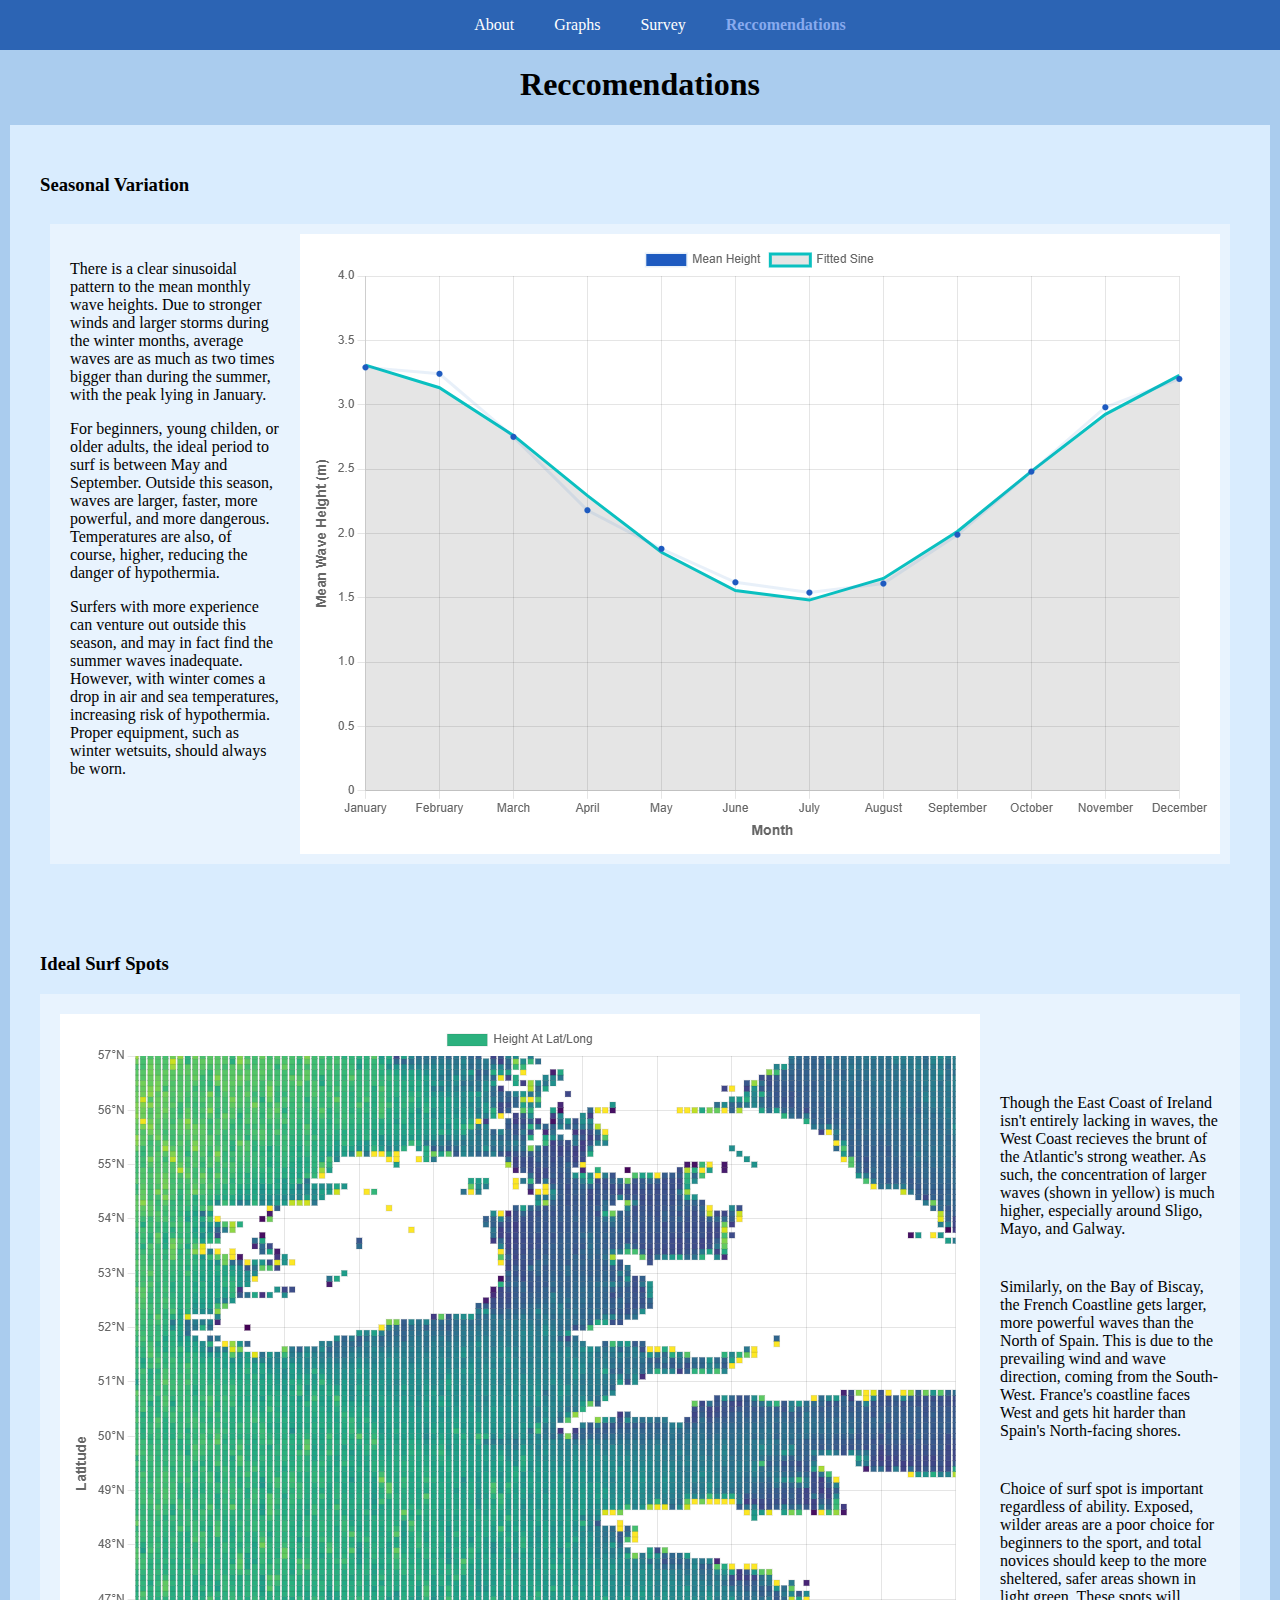
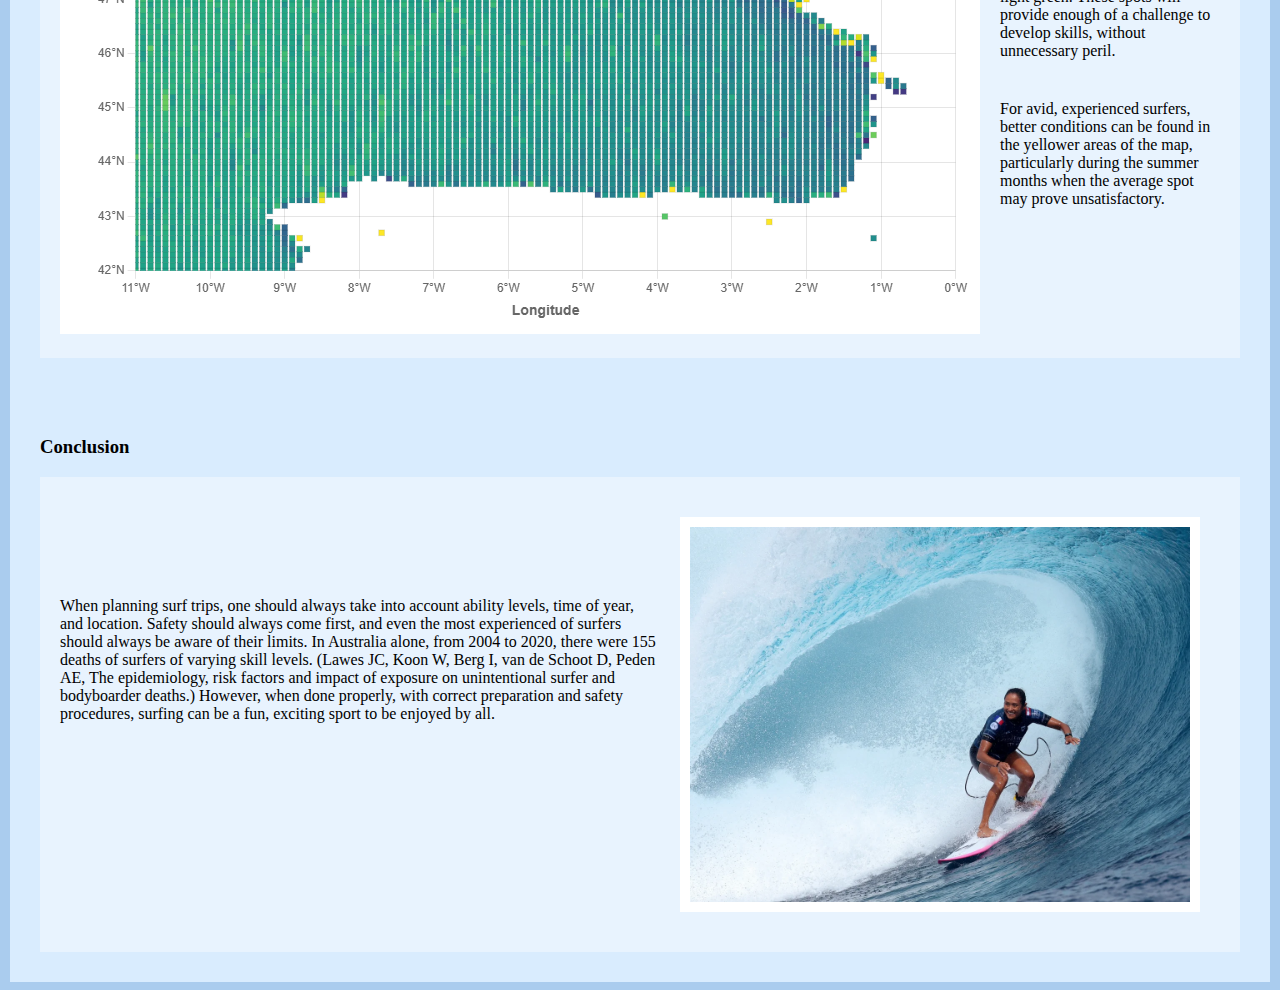
<file: reccomendations.html>
<html>
	<nav>
	  <ul>
		<li><a href="index.html">About</a></li>
		<li><a href="graphs.html">Graphs</a></li>
		<li><a href="survey.html">Survey</a></li>
		<li><strong>Reccomendations</strong></li>
	  </ul>
	</nav>

	<body>
		<h1>.</h1>
		<h1>Reccomendations</h1>
		
		<div class="text_img_container">
			<h3>Seasonal Variation</h3>
			<div style="display:inline-block">
				<img class="recco_img" src="height_month.png" alt="graph of mean height vs month">
				<div style="background-color:#FFF6; padding: 20px 20px 70px 20px; margin: 10px;">
				<p>There is a clear sinusoidal pattern to the mean monthly wave heights. 
				Due to stronger winds and larger storms during the winter months, average 
				waves are as much as two times bigger than during the summer, with the peak
				lying in January.</p>
				<p>For beginners, young childen, or older adults, the ideal period to surf
				is between May and September. Outside this season, waves are larger, faster,
				more powerful, and more dangerous. Temperatures are also, of course, higher,
				 reducing the danger of hypothermia.</p>
				<p>Surfers with more experience can venture out outside this season, and may
				in fact find the summer waves inadequate. However, with winter comes a drop
				in air and sea temperatures, increasing risk of hypothermia. Proper equipment,
				such as winter wetsuits, should always be worn.
				</div>
			</div>
		</div>

		<div class="text_img_container">
			<h3>Ideal Surf Spots</h3>
			<div style="display:inline-block">
				<img class="recco_img" src="map.png" alt="graph of mean height vs location" style="float:left">
				<p style="background-color:#FFF6; padding: 20px; margin: 0px; padding-top: 100px">Though the East Coast of Ireland isn't entirely lacking in waves, the West 
				Coast recieves the brunt of the Atlantic's strong weather. As such, the concentration
				of larger waves (shown in yellow) is much higher, especially around Sligo, Mayo, and Galway.</p>
				<p style="background-color:#FFF6; padding: 20px; margin: 0px">Similarly, on the Bay of Biscay, the French Coastline gets larger, more powerful waves
				than the North of Spain. This is due to the prevailing wind and wave direction, coming
				from the South-West. France's coastline faces West and gets hit harder than Spain's
				North-facing shores.</p>
				<p style="background-color:#FFF6; padding: 20px; margin: 0px">Choice of surf spot is important regardless of ability. Exposed, wilder areas are
				a poor choice for beginners to the sport, and total novices should keep to the
				more sheltered, safer areas shown in light green. These spots will provide enough of a
				challenge to develop skills, without unnecessary peril.</p>
				<p style="background-color:#FFF6; padding: 20px; margin: 0px; padding-bottom: 150px;">For avid, experienced surfers, better conditions can be found in the yellower
				areas of the map, particularly during the summer months when the average spot may
				prove unsatisfactory.</p>
				</div>
			</div>
		</div>
		<div class="text_img_container">
			<h3>Conclusion</h3>
			<div style="display:inline-block; background-color:#FFF6; padding: 20px; margin: 0px">
				<img class="recco_img" src="surfing.webp" alt="graph of mean height vs location" width="500">
				<p style="margin-top: 100px;">When planning surf trips, one should always take into account ability levels,
				time of year, and location. Safety should always come first, and even the most 
				experienced of surfers should always be aware of their limits. In Australia alone,
				from 2004 to 2020, there were 155 deaths of surfers of varying skill levels.
				(Lawes JC, Koon W, Berg I, van de Schoot D, Peden AE, The epidemiology, 
				risk factors and impact of exposure on unintentional surfer and bodyboarder deaths.)
				However, when done properly, with correct preparation and safety procedures, surfing
				can be a fun, exciting sport to be enjoyed by all.</p>
			</div>
		</div>
		
	</body>

	<link rel="stylesheet" href="style.css">
</html>
</file>
<file: style.css>
body {
	/*background-image: url('sea foam.png');
	background-repeat: no-repeat;
	background-size: cover;*/
	background-color: #ACE;
}

nav {
	position: fixed;
	top: 0;
	left: 0;
	margin: 0;
	position: absolute;
    left: 0px;
    height: 50px;
    background-color: #2C64B4;
    width: 100%;
    text-align: center;
	font-size: 100%;
}

ul {
	display: inline-block;
	color:#8AE;
}

li {
  padding: 0;
  float: left;
  padding: 0px 20px;
  text-align: center;
  display: block;
}

nav a {
  text-decoration: none;
  color:#FFF;
}

nav a:hover {font-size:150%;}

.file-upload-wrapper {
	position: relative;
	display: inline-block;
	text-align: center;
}

#fileInput {
	opacity: 0%;
	position: absolute;
	left: 0;
	top: 0;
	width: 100%;
	cursor: pointer;
	text-align: center;
}

.button {
	background: #014;
	color: white;
	line-height: 1.2;
	padding: 10px;
	border-radius: 4px;
	cursor: pointer;
	display: inline-block;
	width: auto;
	font-size: 16px;
	text-align: center;
}

.button:hover, .button:focus {
  background-color: #236;
}

#myChart {
	background-color: #FFF;
}

.slidecontainer{
	width = 100%
}

.slider {
  width: 50%; /* Full-width */
  height: 20px; /* Specified height */
}

/* Dropdown Button */
.dropselection {
	background-color: #014;
	color: white;
	padding: 10px;
	font-size: 16px;
	border: none;
	border-radius: 4px;
	cursor: pointer;
}

.dropoptions {
	background-color: #236;
	color: white;
	padding: 10px;
	font-size: 16px;
	border: none;
	border-radius: 4px;
	cursor: pointer;
}

/* Dropdown button on hover & focus */
.dropselection:hover, .dropselection:focus {
	background-color: #236;
}

/* Container to position the dropdown content */
.dropdown {
	position: relative;
	display: inline-block;
	text-align: center;
}

/*.show {display:block;}*/

form {
	margin: 0px auto 20px auto;
	width: 295px;
	padding-left: 43%;
	padding-right: 41%;
	padding-top: 20px;
	padding-bottom: 20px;
	background-color: #FFF6;
}

label {
	display: block;
	margin-bottom: 20px;
}

table { border-collapse: collapse; width: 100%; margin-top: 10px; }
table, th, td { border: 1px solid #ccc; padding: 8px; }
th { background-color: #f0f0f0; }

.toggle-container {
  display: inline-flex;
  align-items: center;
}

.toggle-text {
  display: inline-flex;
  font-size: 16px;
  font-weight: bold;
}

#summary p {
  margin-bottom: 10px;
  margin-top: 0px
}

#summary canvas {
  margin-top: 0;
  padding: 0;
  display: block;
}

.text_img_container {
	padding: 30px;
	background-color: #DEFE;
	margin: 0 auto;
	width: 1200px;
}

.recco_img {
	float: right;
	background-color: #FFFF;
	padding: 10px;
	margin: 20px;
}

.index_img {
	padding: 10px;
	background-color: #FFF6;
	display: inline-block; 
	margin: 10px;
}

h1 {
	text-align: center;
}
</file>
